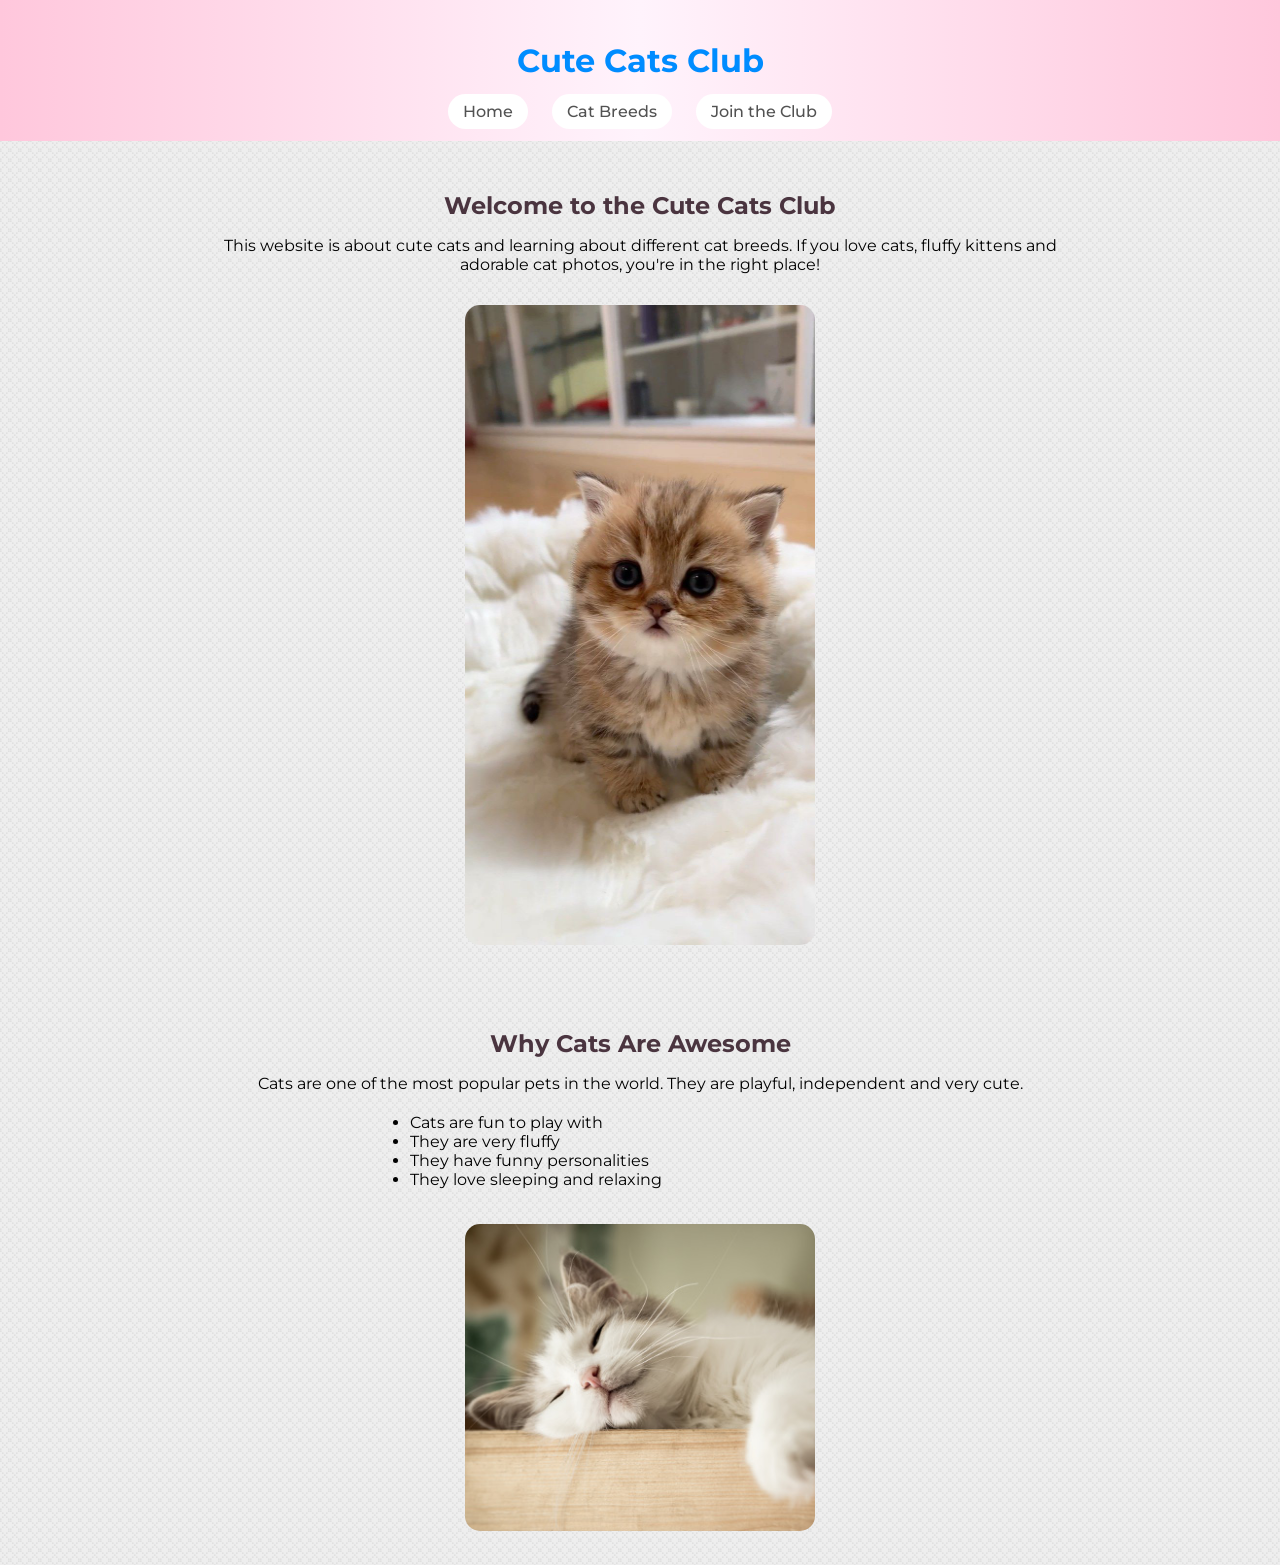
<file: index.html>
<!DOCTYPE html>
<html lang ="en">
<head>
    <title>cute cats club</title>
    <link rel="stylesheet" href="css/style.css">
    <link href="https://fonts.googleapis.com/css2?family=Montserrat:wght@300;500;700&display=swap" rel="stylesheet"> 

</head>
<body>

<header>
<h1>Cute Cats Club</h1>
<nav>
<a href="index.html">Home</a>
<a href="catbreeds.html">Cat Breeds</a>
<a href="join.html">Join the Club</a>
</nav>
</header>

<section class="intro">
<h2>Welcome to the Cute Cats Club</h2>
<p>This website is about cute cats and learning about different cat breeds.
If you love cats, fluffy kittens and adorable cat photos, you're in the right place!</p>
<img src="image/cat1.jpg" width="360" height="640" alt="cute kitten">
</section>

<section class="info">
<h2>Why Cats Are Awesome</h2>
<p>Cats are one of the most popular pets in the world. They are playful,
independent and very cute.</p>

<ul>
<li>Cats are fun to play with</li>
<li>They are very fluffy</li>
<li>They have funny personalities</li>
<li>They love sleeping and relaxing</li>
</ul>
<img src="image/cat2.jpg" alt="sleepy cat">
</section>

</body>


</html>
</file>
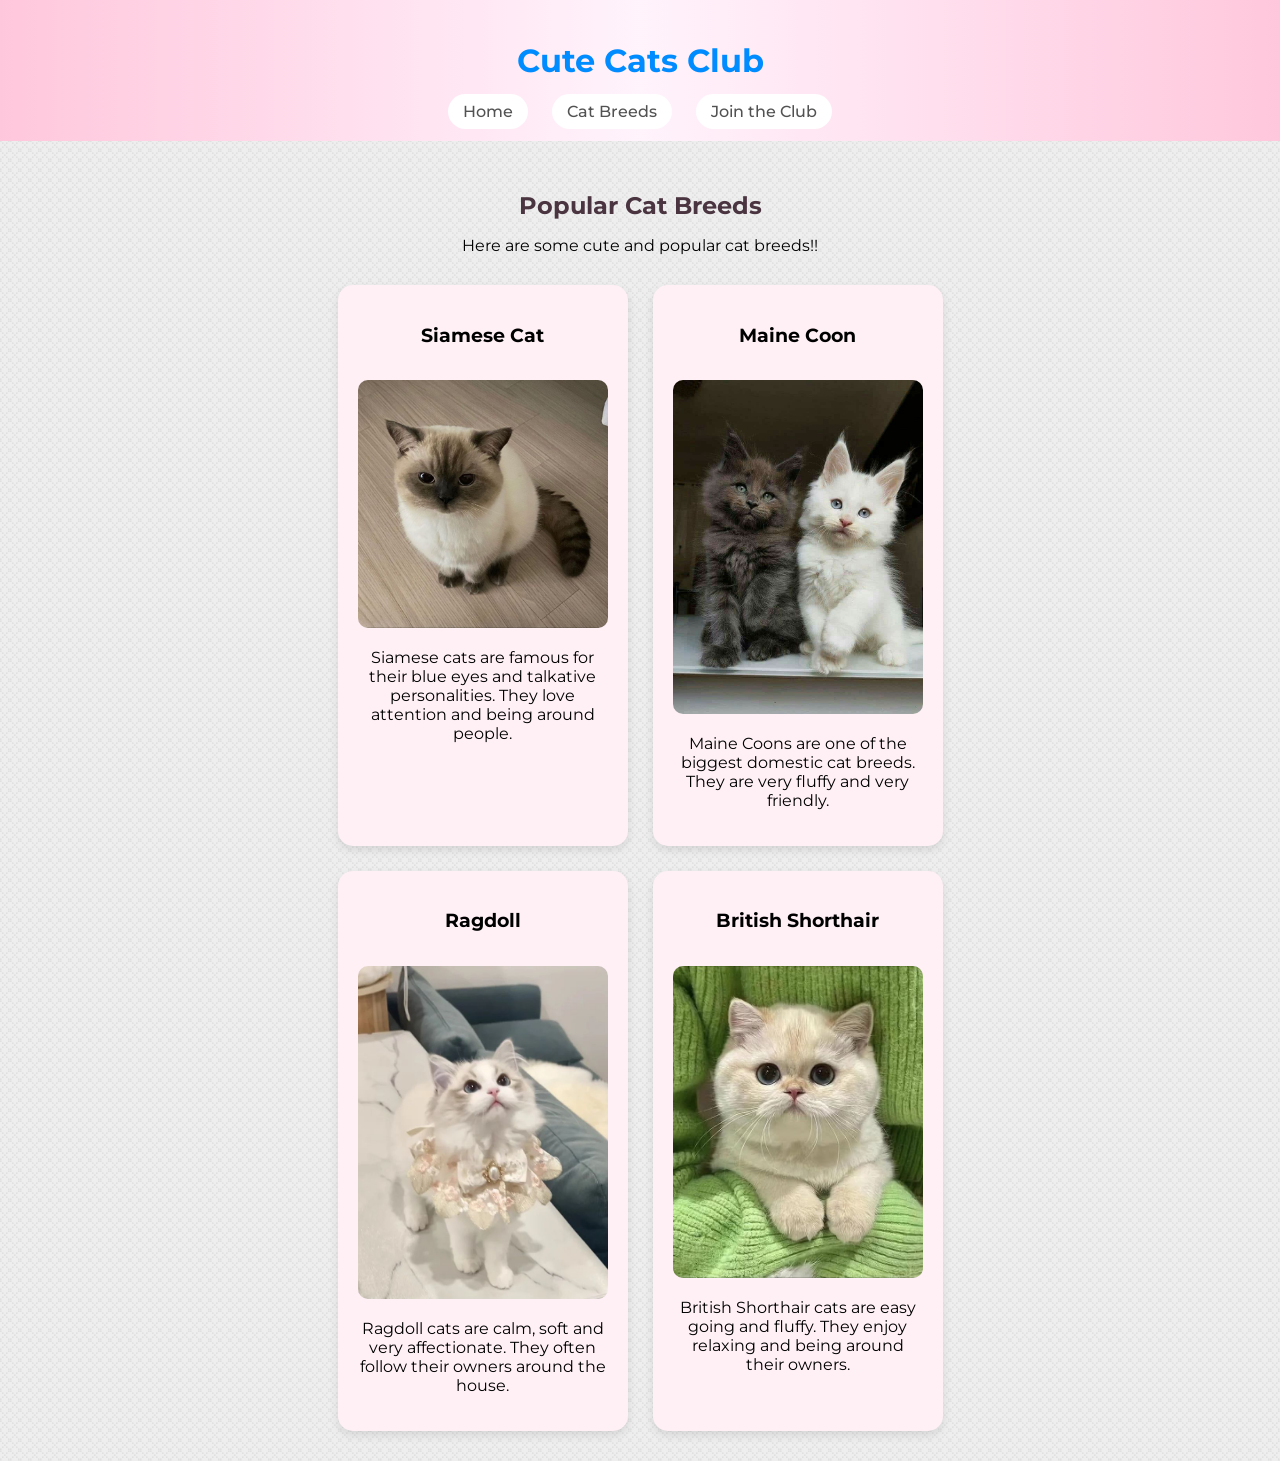
<file: catbreeds.html>
<!DOCTYPE html>
<html lang ="en">
<head>
    <title>cute cats club</title>
    <link rel="stylesheet" href="css/style.css">
    <link href="https://fonts.googleapis.com/css2?family=Montserrat:wght@300;500;700&display=swap" rel="stylesheet"> 

</head>
<body>

<header>
<h1>Cute Cats Club</h1>
<nav>
<a href="index.html">Home</a>
<a href="catbreeds.html">Cat Breeds</a>
<a href="join.html">Join the Club</a>
</nav>
</header>

<section>

<h2>Popular Cat Breeds</h2>
<p>Here are some cute and popular cat breeds!!</p>

<div class="breed-container">
<div class="breed-card">
<h3>Siamese Cat</h3>
<img src="image/siamese.jpg" alt="siamese cat">
<p>Siamese cats are famous for their blue eyes and talkative personalities. They love attention and being around people.</p>
</div>

<div class="breed-card">
<h3>Maine Coon</h3>
<img src="image/mainecoon.jpg" alt="maine coon cat">
<p>Maine Coons are one of the biggest domestic cat breeds. They are very fluffy and very friendly.</p>
</div>

<div class="breed-card">
<h3>Ragdoll</h3>
<img src="image/ragdoll.jpg" alt="ragdoll cat">
<p>Ragdoll cats are calm, soft and very affectionate. They often follow their owners around the house.</p>
</div>

<div class="breed-card">
<h3>British Shorthair</h3>
<img src="image/britishshorthair.jpg" alt="british shorthair cat">
<p>British Shorthair cats are easy going and fluffy. They enjoy relaxing and being around their owners.</p>
</div>

</div>

</section>
</body>


</html>
</file>
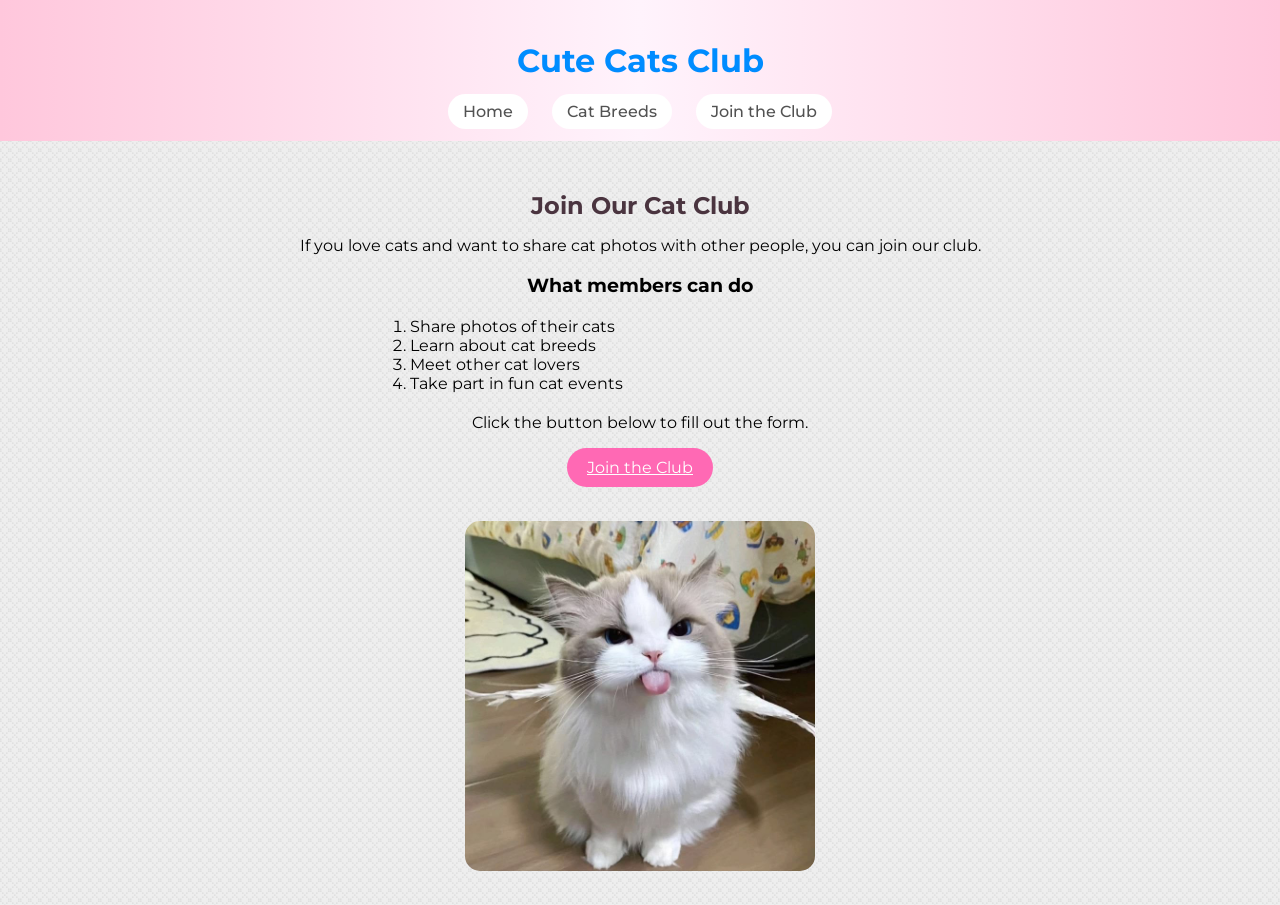
<file: join.html>
<!DOCTYPE html>
<html lang ="en">
<head>
    <title>cute cats club</title>
    <link rel="stylesheet" href="css/style.css">
    <link href="https://fonts.googleapis.com/css2?family=Montserrat:wght@300;500;700&display=swap" rel="stylesheet"> 

</head>
<body>

<header>
<h1>Cute Cats Club</h1>
<nav>
<a href="index.html">Home</a>
<a href="catbreeds.html">Cat Breeds</a>
<a href="join.html">Join the Club</a>
</nav>
</header>

<section>

<h2>Join Our Cat Club</h2>
<p>If you love cats and want to share cat photos with other people, you can join our club.</p>
<h3>What members can do</h3>
<ol>
<li>Share photos of their cats</li>
<li>Learn about cat breeds</li>
<li>Meet other cat lovers</li>
<li>Take part in fun cat events</li>
</ol>

<p>Click the button below to fill out the form.</p>
<a class="join-button" href="https://forms.google.com" target="_blank">
Join the Club
</a>

<br><br>
<img src="image/cat3.jpg" width="360" alt="playful kitten">
</section>

</body>


</html>
</file>
<file: css/style.css>
body{
background-image: url("../image/backgroundtexture.png");
font-family: 'Montserrat', sans-serif;
margin:0;
background-color:#f8f2f3;
}

header{
background: linear-gradient(to right, #ffc7dc, #fff3fc, #ffc7dc);
padding:20px;
text-align:center;
color:rgb(0, 140, 255)
}

nav{
margin-top:10px;
}

nav a{
text-decoration:none;
margin:0 10px;
padding:8px 15px;
font-weight:500;
background-color:#ffffff;
border-radius:20px;
color:#525252;
}

nav a:hover{
background-color:#edfcff;
}

section{
padding:30px;
text-align:center;
max-width:900px;
margin:auto;
}

h1{
font-weight:700;
}

h2{
color:#1f0210c9;
margin-bottom:15px;
}

ul, ol{
text-align:left;
max-width:500px;
margin:20px auto;
}

img{
max-width:350px;
width:100%;
border-radius:15px;
margin-top:15px;
}

/* breed cards */

.breed-container{
display:flex;
flex-wrap:wrap;
justify-content:center;
gap:25px;
margin-top:30px;
} 

.breed-card{
background-color:#fff0f5;
padding:20px; /* gap between image and card edge */
width:250px;
border-radius:15px;
box-shadow:0 4px 10px rgba(0,0,0,0.1); /* 0.1 is 10% opacity convert decimal to percentage for all opacity related stuff*/
transition: transform 0.43s ease, box-shadow 0.41s ease;
}

.breed-card img{
width:100%;
border-radius:10px;
}

.breed-card:hover{
transform: translateY(-5px);
box-shadow:0 8px 15px rgba(0,0,0,0.16);
}

.join-button{
display:inline-block;
padding:10px 20px;
background-color:#ff69b4;
color:#ffffff;
border-radius:20px;
font-size:16px;
cursor:pointer;
transition: background-color 0.3s ease;
}
.join-button:hover{
background-color:#ff85c1;
}
</file>
